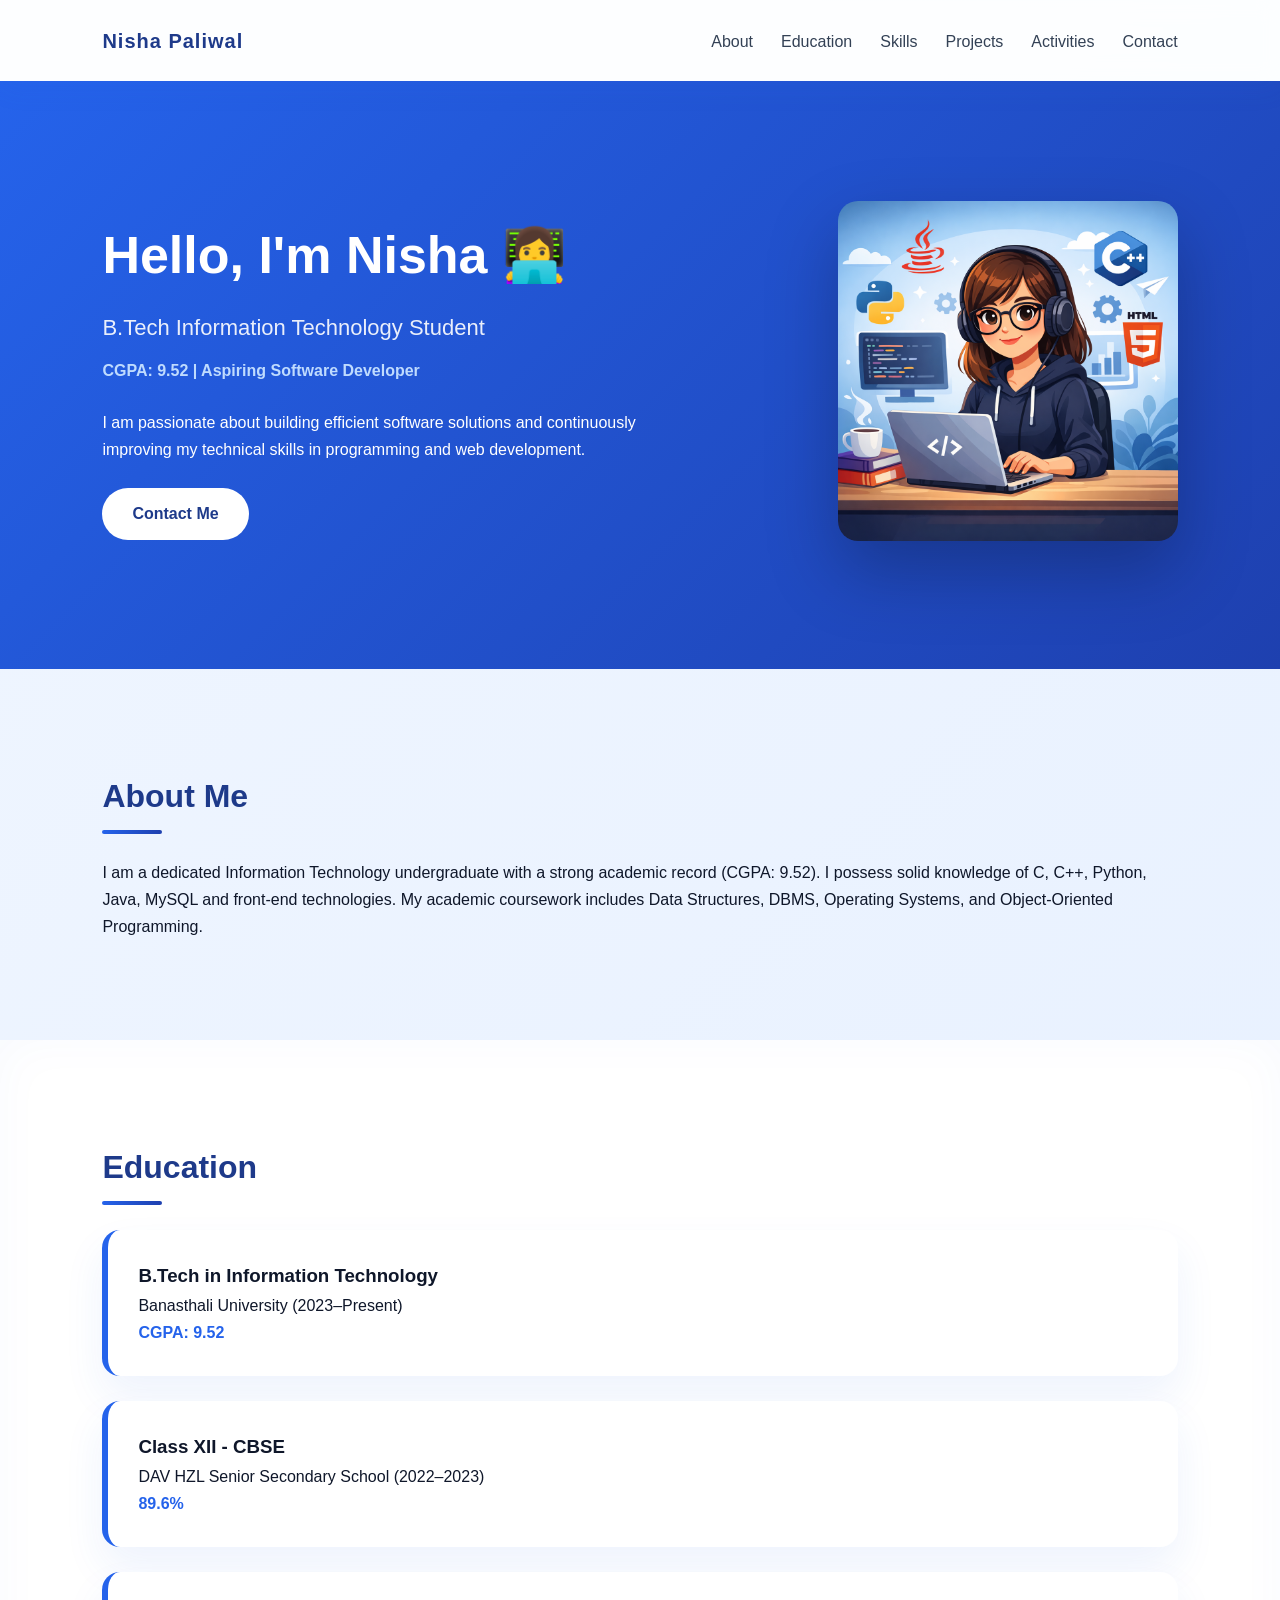
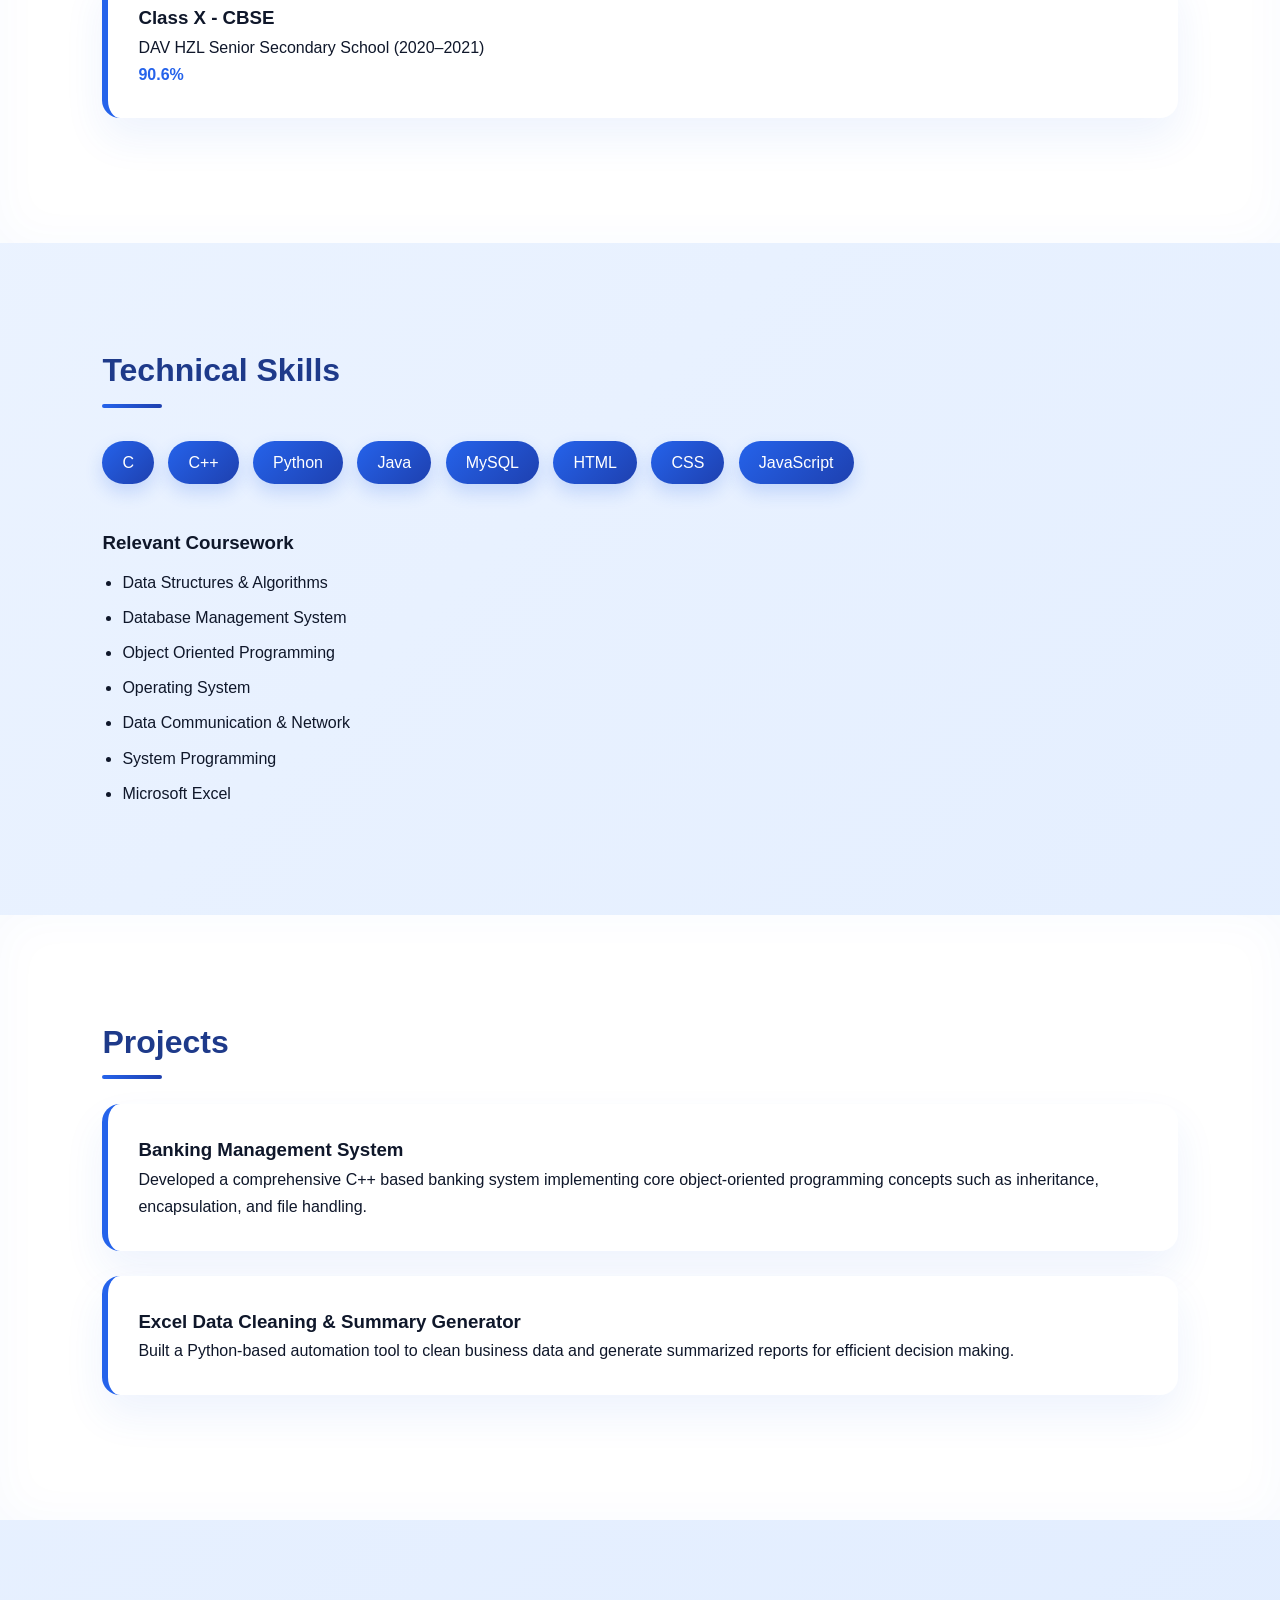
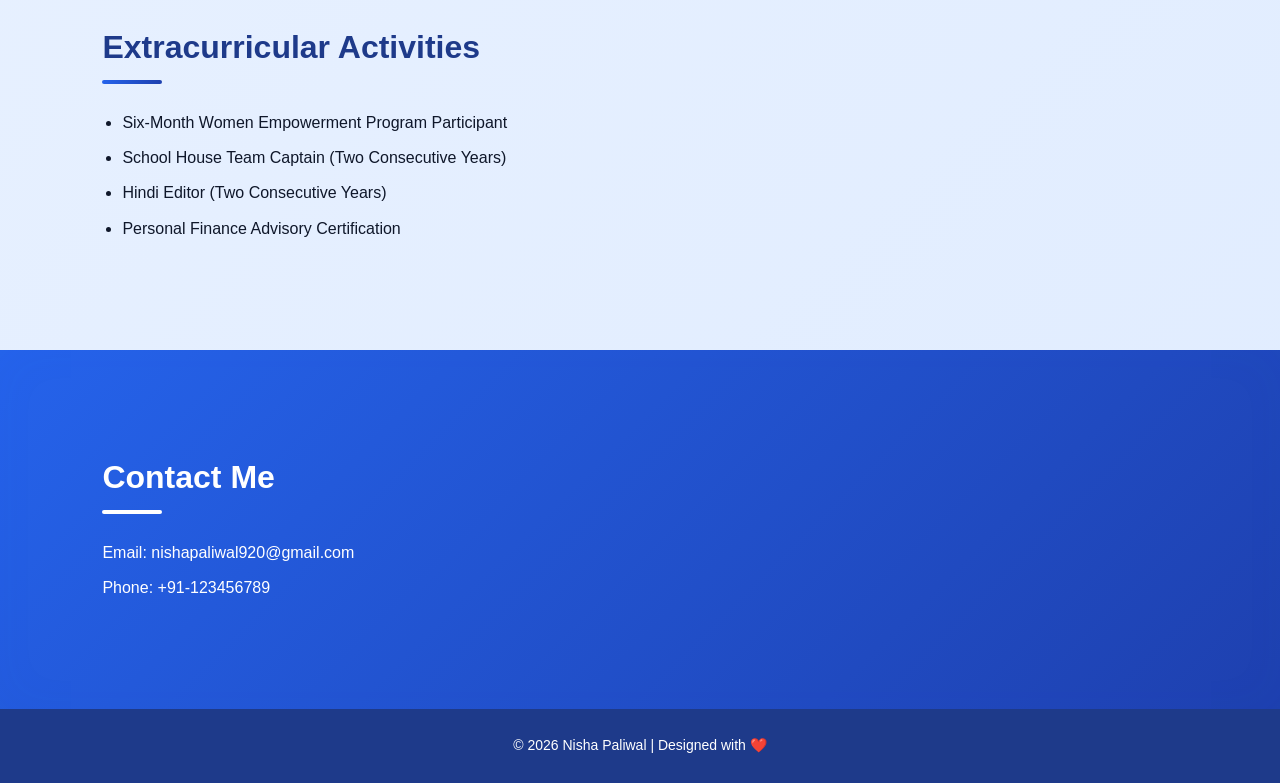
<file: index.html>
<!DOCTYPE html>
<html lang="en">
<head>
    <meta charset="UTF-8">
    <title>Nisha Paliwal | Portfolio</title>
    <link rel="stylesheet" href="style.css">
</head>
<body>


<nav>
    <div class="logo">Nisha Paliwal</div>
    <ul>
        <li><a href="#about">About</a></li>
        <li><a href="#education">Education</a></li>
        <li><a href="#skills">Skills</a></li>
        <li><a href="#projects">Projects</a></li>
        <li><a href="#activities">Activities</a></li>
        <li><a href="#contact">Contact</a></li>
    </ul>
</nav>


<section class="hero">
    <div class="hero-content">

        <div class="hero-text">
            <h1>Hello, I'm Nisha 👩‍💻</h1>
            <h2>B.Tech Information Technology Student</h2>
            <p class="highlight">CGPA: 9.52 | Aspiring Software Developer</p>
            <p>
                I am passionate about building efficient software solutions and 
                continuously improving my technical skills in programming and web development.
            </p>
            <a href="#contact" class="btn">Contact Me</a>
        </div>

        <div class="hero-image">
            <img src="avatar.png" alt="Developer Avatar">
        </div>

    </div>
</section>


<section id="about" class="section">
    <h2>About Me</h2>
    <p>
        I am a dedicated Information Technology undergraduate with a strong academic record (CGPA: 9.52).
        I possess solid knowledge of C, C++, Python, Java, MySQL and front-end technologies.
        My academic coursework includes Data Structures, DBMS, Operating Systems, and Object-Oriented Programming.
    </p>
</section>


<section id="education" class="section alt">
    <h2>Education</h2>

    <div class="card">
        <h3>B.Tech in Information Technology</h3>
        <p>Banasthali University (2023–Present)</p>
        <span>CGPA: 9.52</span>
    </div>

    <div class="card">
        <h3>Class XII - CBSE</h3>
        <p>DAV HZL Senior Secondary School (2022–2023)</p>
        <span>89.6%</span>
    </div>

    <div class="card">
        <h3>Class X - CBSE</h3>
        <p>DAV HZL Senior Secondary School (2020–2021)</p>
        <span>90.6%</span>
    </div>
</section>


<section id="skills" class="section">
    <h2>Technical Skills</h2>

    <div class="skills">
        <span>C</span>
        <span>C++</span>
        <span>Python</span>
        <span>Java</span>
        <span>MySQL</span>
        <span>HTML</span>
        <span>CSS</span>
        <span>JavaScript</span>
    </div>

    <h3>Relevant Coursework</h3>
    <ul>
        <li>Data Structures & Algorithms</li>
        <li>Database Management System</li>
        <li>Object Oriented Programming</li>
        <li>Operating System</li>
        <li>Data Communication & Network</li>
        <li>System Programming</li>
        <li>Microsoft Excel</li>
    </ul>
</section>


<section id="projects" class="section alt">
    <h2>Projects</h2>

    <div class="card">
        <h3>Banking Management System</h3>
        <p>
            Developed a comprehensive C++ based banking system implementing 
            core object-oriented programming concepts such as inheritance, 
            encapsulation, and file handling.
        </p>
    </div>

    <div class="card">
        <h3>Excel Data Cleaning & Summary Generator</h3>
        <p>
            Built a Python-based automation tool to clean business data 
            and generate summarized reports for efficient decision making.
        </p>
    </div>
</section>


<section id="activities" class="section">
    <h2>Extracurricular Activities</h2>
    <ul>
        <li>Six-Month Women Empowerment Program Participant</li>
        <li>School House Team Captain (Two Consecutive Years)</li>
        <li>Hindi Editor (Two Consecutive Years)</li>
        <li>Personal Finance Advisory Certification</li>
    </ul>
</section>


<section id="contact" class="section alt">
    <h2>Contact Me</h2>
    <p>Email: nishapaliwal920@gmail.com</p>
    <p>Phone: +91-123456789</p>
</section>

<footer>
    <p>© 2026 Nisha Paliwal | Designed with ❤️</p>
</footer>

</body>

</html>
</file>
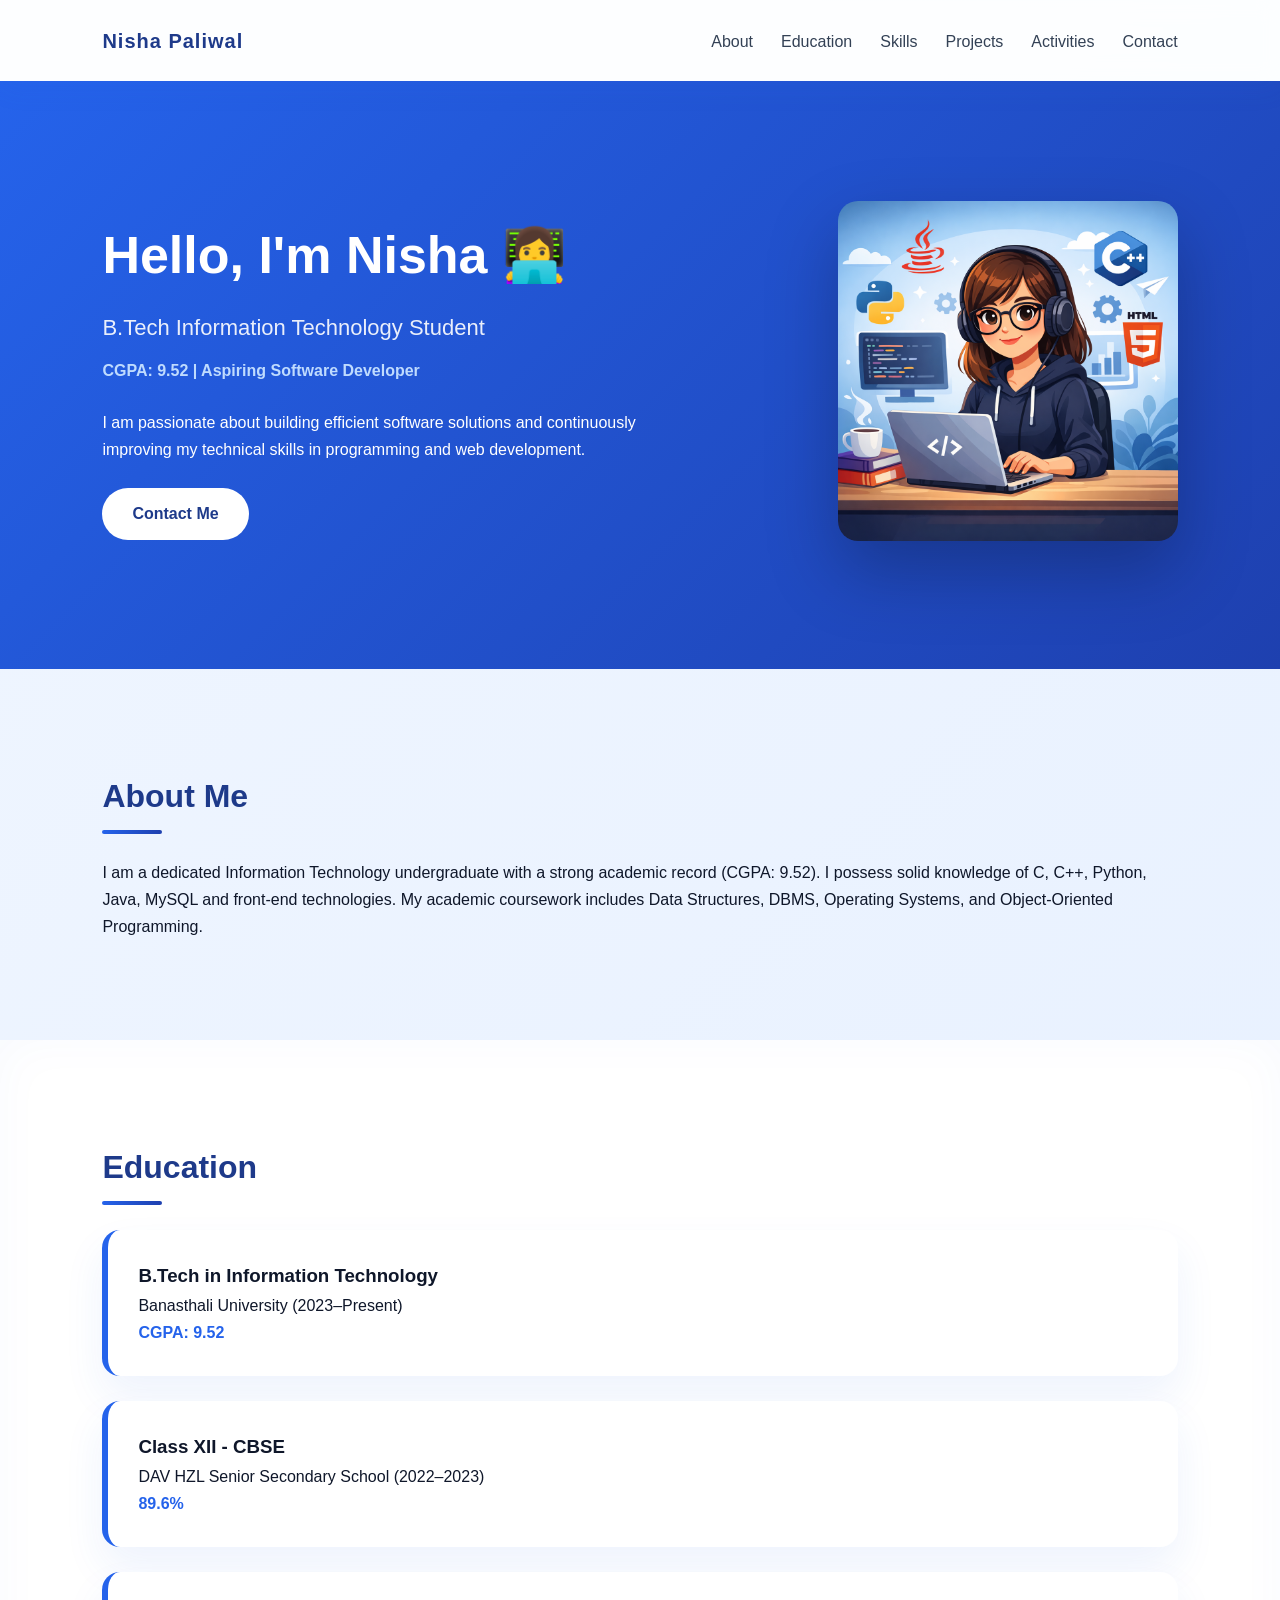
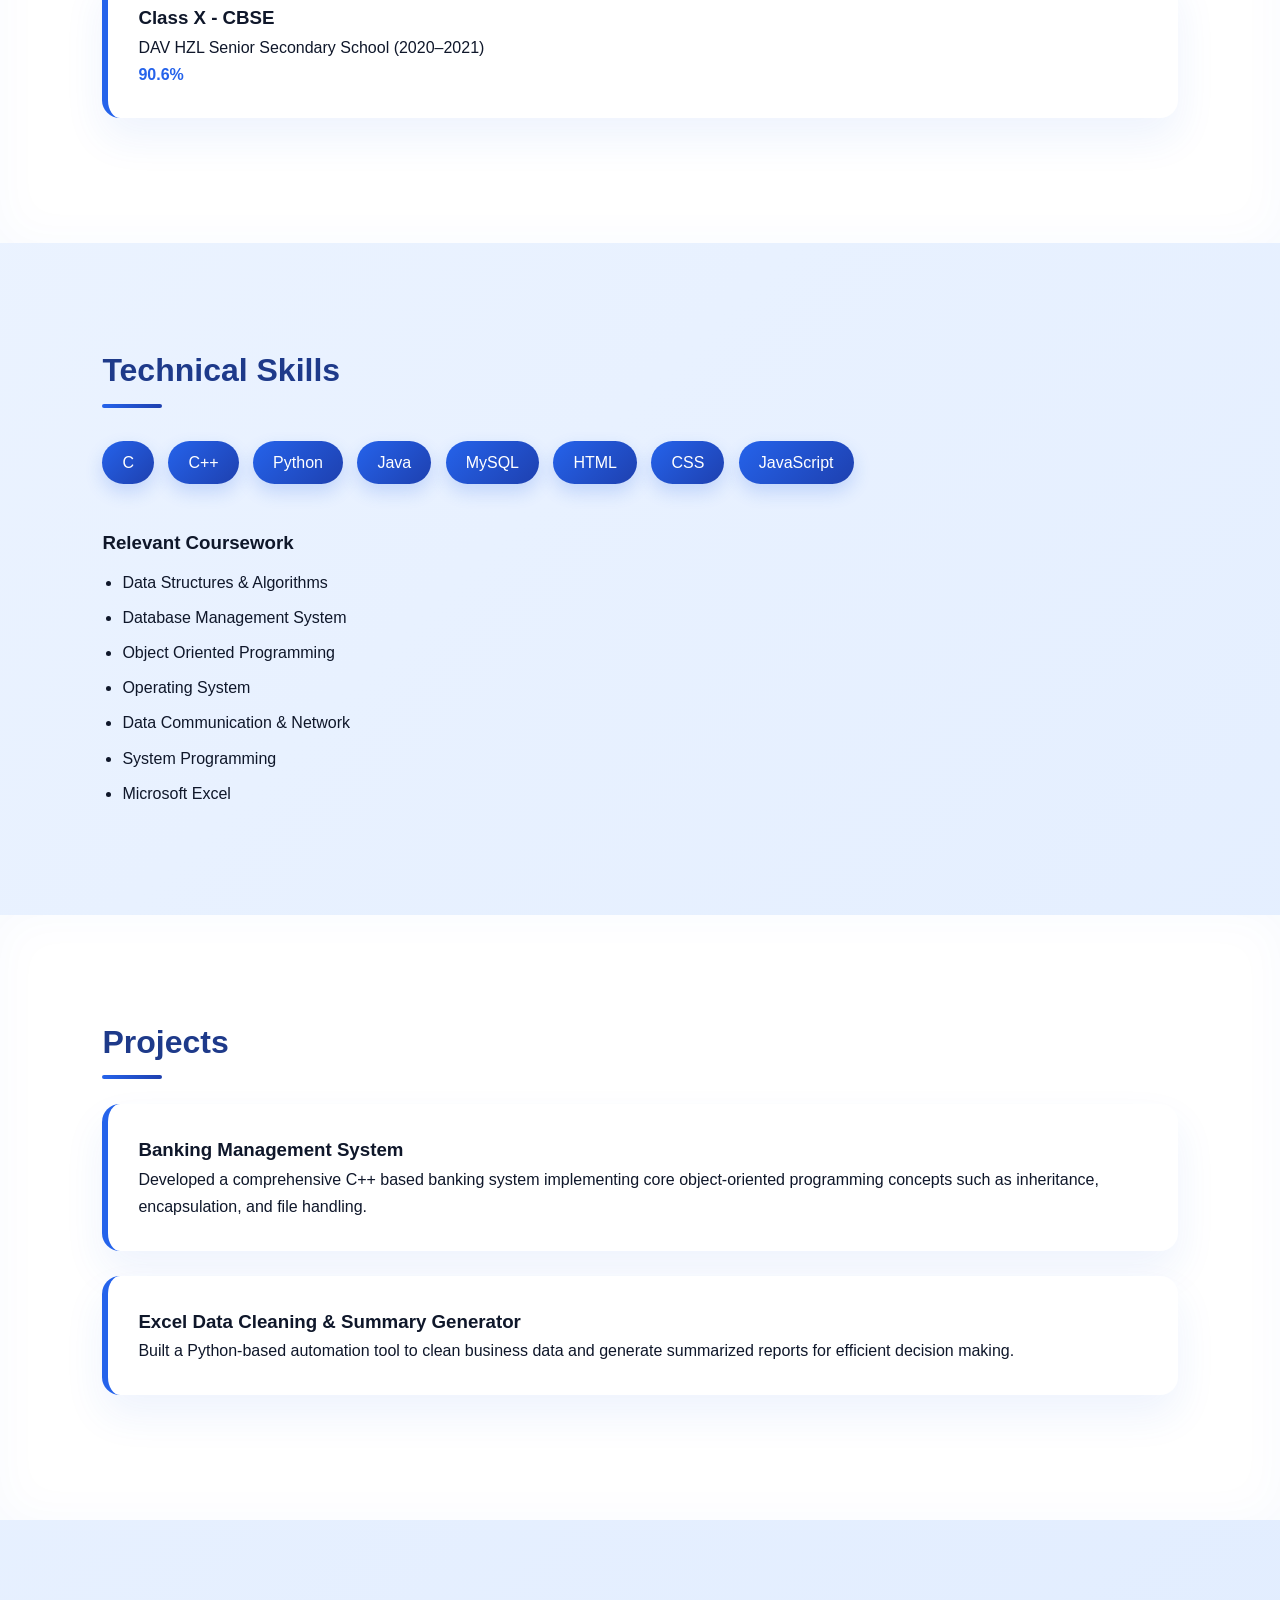
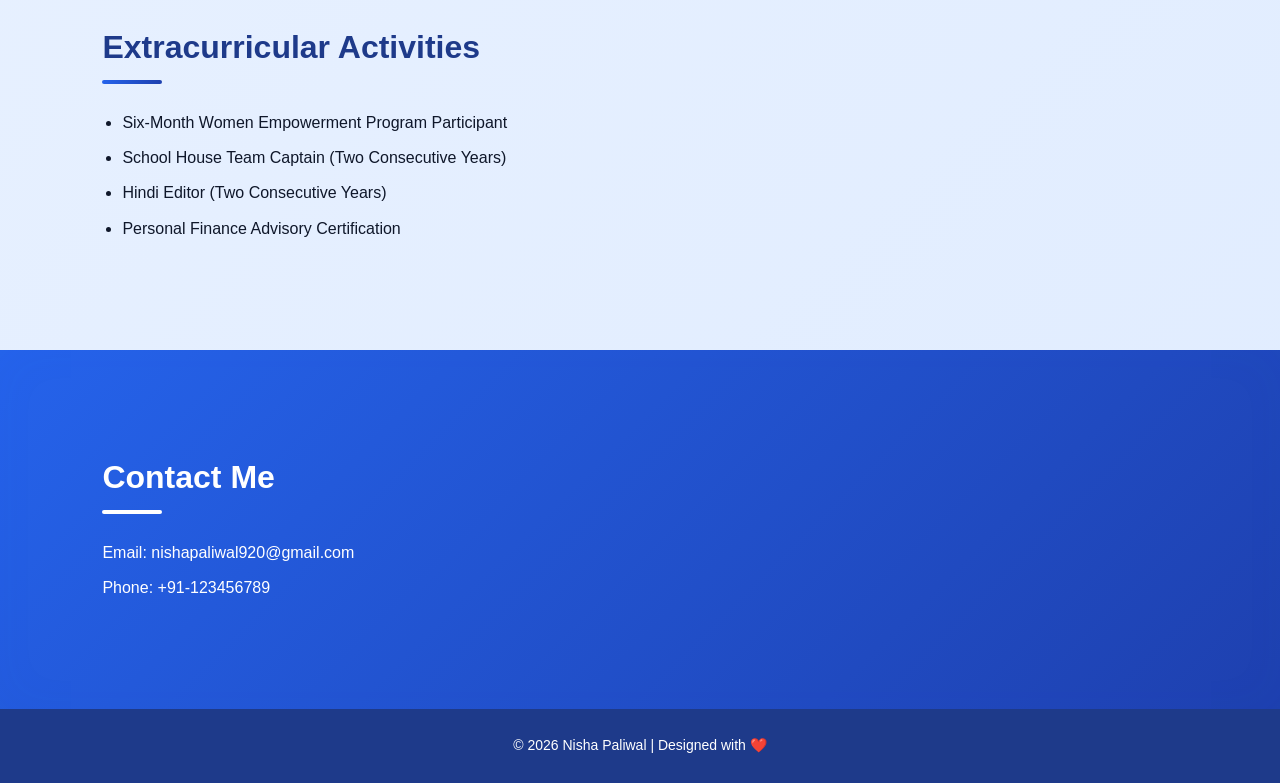
<file: portfolio.html>
<!DOCTYPE html>
<html lang="en">
<head>
    <meta charset="UTF-8">
    <title>Nisha Paliwal | Portfolio</title>
    <link rel="stylesheet" href="style.css">
</head>
<body>


<nav>
    <div class="logo">Nisha Paliwal</div>
    <ul>
        <li><a href="#about">About</a></li>
        <li><a href="#education">Education</a></li>
        <li><a href="#skills">Skills</a></li>
        <li><a href="#projects">Projects</a></li>
        <li><a href="#activities">Activities</a></li>
        <li><a href="#contact">Contact</a></li>
    </ul>
</nav>


<section class="hero">
    <div class="hero-content">

        <div class="hero-text">
            <h1>Hello, I'm Nisha 👩‍💻</h1>
            <h2>B.Tech Information Technology Student</h2>
            <p class="highlight">CGPA: 9.52 | Aspiring Software Developer</p>
            <p>
                I am passionate about building efficient software solutions and 
                continuously improving my technical skills in programming and web development.
            </p>
            <a href="#contact" class="btn">Contact Me</a>
        </div>

        <div class="hero-image">
            <img src="avatar.png" alt="Developer Avatar">
        </div>

    </div>
</section>


<section id="about" class="section">
    <h2>About Me</h2>
    <p>
        I am a dedicated Information Technology undergraduate with a strong academic record (CGPA: 9.52).
        I possess solid knowledge of C, C++, Python, Java, MySQL and front-end technologies.
        My academic coursework includes Data Structures, DBMS, Operating Systems, and Object-Oriented Programming.
    </p>
</section>


<section id="education" class="section alt">
    <h2>Education</h2>

    <div class="card">
        <h3>B.Tech in Information Technology</h3>
        <p>Banasthali University (2023–Present)</p>
        <span>CGPA: 9.52</span>
    </div>

    <div class="card">
        <h3>Class XII - CBSE</h3>
        <p>DAV HZL Senior Secondary School (2022–2023)</p>
        <span>89.6%</span>
    </div>

    <div class="card">
        <h3>Class X - CBSE</h3>
        <p>DAV HZL Senior Secondary School (2020–2021)</p>
        <span>90.6%</span>
    </div>
</section>


<section id="skills" class="section">
    <h2>Technical Skills</h2>

    <div class="skills">
        <span>C</span>
        <span>C++</span>
        <span>Python</span>
        <span>Java</span>
        <span>MySQL</span>
        <span>HTML</span>
        <span>CSS</span>
        <span>JavaScript</span>
    </div>

    <h3>Relevant Coursework</h3>
    <ul>
        <li>Data Structures & Algorithms</li>
        <li>Database Management System</li>
        <li>Object Oriented Programming</li>
        <li>Operating System</li>
        <li>Data Communication & Network</li>
        <li>System Programming</li>
        <li>Microsoft Excel</li>
    </ul>
</section>


<section id="projects" class="section alt">
    <h2>Projects</h2>

    <div class="card">
        <h3>Banking Management System</h3>
        <p>
            Developed a comprehensive C++ based banking system implementing 
            core object-oriented programming concepts such as inheritance, 
            encapsulation, and file handling.
        </p>
    </div>

    <div class="card">
        <h3>Excel Data Cleaning & Summary Generator</h3>
        <p>
            Built a Python-based automation tool to clean business data 
            and generate summarized reports for efficient decision making.
        </p>
    </div>
</section>


<section id="activities" class="section">
    <h2>Extracurricular Activities</h2>
    <ul>
        <li>Six-Month Women Empowerment Program Participant</li>
        <li>School House Team Captain (Two Consecutive Years)</li>
        <li>Hindi Editor (Two Consecutive Years)</li>
        <li>Personal Finance Advisory Certification</li>
    </ul>
</section>


<section id="contact" class="section alt">
    <h2>Contact Me</h2>
    <p>Email: nishapaliwal920@gmail.com</p>
    <p>Phone: +91-123456789</p>
</section>

<footer>
    <p>© 2026 Nisha Paliwal | Designed with ❤️</p>
</footer>

</body>
</html>
</file>
<file: style.css>
/* ===== GLOBAL ===== */
* {
    margin: 0;
    padding: 0;
    box-sizing: border-box;
}

body {
    font-family: "Segoe UI", sans-serif;
    background: linear-gradient(135deg, #f0f6ff, #e0ecff);
    color: #0f172a;
    line-height: 1.7;
}

/* ===== NAVBAR ===== */
nav {
    display: flex;
    justify-content: space-between;
    align-items: center;
    padding: 18px 8%;
    background: rgba(255, 255, 255, 0.85);
    backdrop-filter: blur(10px);
    box-shadow: 0 8px 25px rgba(37, 99, 235, 0.08);
    position: sticky;
    top: 0;
    z-index: 100;
}

.logo {
    font-size: 20px;
    font-weight: 700;
    color: #1e3a8a;
    letter-spacing: 1px;
}

nav ul {
    list-style: none;
    display: flex;
}

nav ul li {
    margin-left: 28px;
}

nav ul li a {
    text-decoration: none;
    color: #334155;
    font-weight: 500;
    transition: 0.3s ease;
}

nav ul li a:hover {
    color: #2563eb;
}

/* ===== HERO SECTION ===== */
.hero {
    padding: 120px 8%;
    background: linear-gradient(135deg, #2563eb, #1e40af);
    color: white;
}

.hero-content {
    display: flex;
    justify-content: space-between;
    align-items: center;
    gap: 60px;
    flex-wrap: wrap;
}

.hero-text {
    max-width: 550px;
}

.hero-text h1 {
    font-size: 52px;
    font-weight: 700;
    margin-bottom: 10px;
}

.hero-text h2 {
    font-size: 22px;
    font-weight: 500;
    margin-bottom: 10px;
    opacity: 0.9;
}

.highlight {
    font-weight: 600;
    margin-bottom: 20px;
    color: #bfdbfe;
}

.hero-text p {
    margin-bottom: 25px;
}

.btn {
    display: inline-block;
    padding: 12px 30px;
    background: white;
    color: #1e3a8a;
    border-radius: 30px;
    text-decoration: none;
    font-weight: 600;
    transition: 0.3s ease;
}

.btn:hover {
    background: #dbeafe;
    transform: translateY(-3px);
}

/* HERO IMAGE */
.hero-image img {
    width: 340px;
    border-radius: 20px;
    box-shadow: 0 30px 70px rgba(0, 0, 0, 0.25);
    transition: 0.4s ease;
}

.hero-image img:hover {
    transform: scale(1.05);
}

/* ===== SECTIONS ===== */
.section {
    padding: 100px 8%;
}

.section h2 {
    font-size: 32px;
    margin-bottom: 35px;
    color: #1e3a8a;
    position: relative;
}

.section h2::after {
    content: "";
    width: 60px;
    height: 4px;
    background: linear-gradient(to right, #2563eb, #1e40af);
    position: absolute;
    left: 0;
    bottom: -10px;
    border-radius: 5px;
}

/* Alternate section */
.alt {
    background: #ffffff;
    box-shadow: inset 0 0 50px rgba(37, 99, 235, 0.03);
}

/* ===== CARDS ===== */
.card {
    background: white;
    padding: 30px;
    margin-bottom: 25px;
    border-radius: 18px;
    border-left: 6px solid #2563eb;
    box-shadow: 0 20px 40px rgba(37, 99, 235, 0.08);
    transition: 0.3s ease;
}

.card:hover {
    transform: translateY(-8px);
    box-shadow: 0 30px 60px rgba(37, 99, 235, 0.15);
}

.card span {
    color: #2563eb;
    font-weight: 600;
}

/* ===== SKILLS ===== */
.skills {
    margin-bottom: 35px;
}

.skills span {
    display: inline-block;
    margin: 8px 10px 8px 0;
    padding: 8px 20px;
    border-radius: 25px;
    background: linear-gradient(135deg, #2563eb, #1e40af);
    color: white;
    font-weight: 500;
    transition: 0.3s ease;
    box-shadow: 0 8px 18px rgba(37, 99, 235, 0.2);
}

.skills span:hover {
    transform: translateY(-4px);
}

/* Lists */
ul {
    margin-top: 10px;
    padding-left: 20px;
}

ul li {
    margin-bottom: 8px;
}

/* ===== CONTACT ===== */
#contact {
    background: linear-gradient(135deg, #2563eb, #1e40af);
    color: white;
}

#contact h2 {
    color: white;
}

#contact h2::after {
    background: white;
}

#contact p {
    margin-bottom: 8px;
}

/* ===== FOOTER ===== */
footer {
    text-align: center;
    padding: 25px;
    background: #1e3a8a;
    color: white;
    font-size: 14px;
}
</file>
